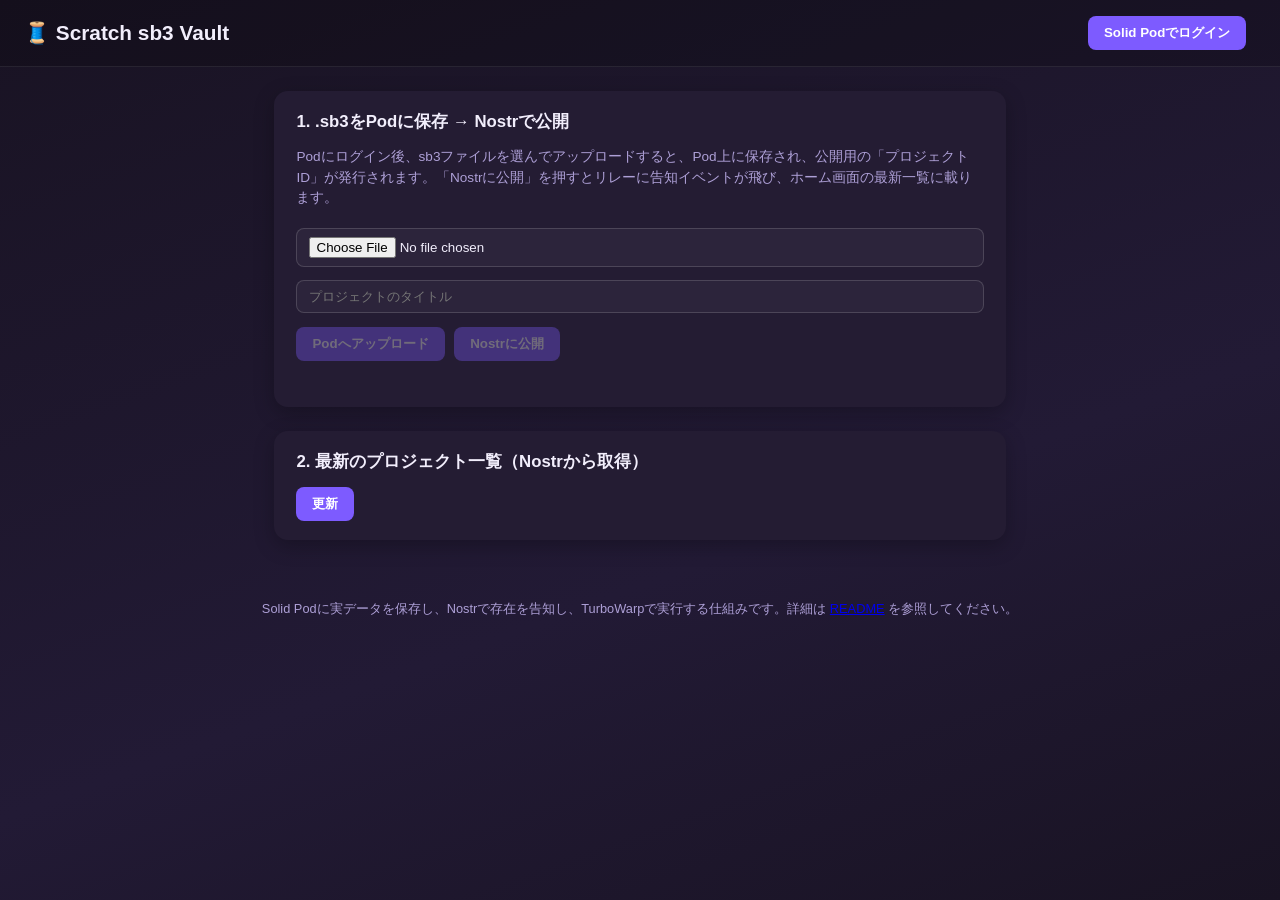
<file: scratch-sb3-vault/index.html>
<!DOCTYPE html>
<html lang="ja">
<head>
<meta charset="UTF-8">
<meta name="viewport" content="width=device-width, initial-scale=1.0">
<title>Scratch sb3 Vault — Solid × Nostr × TurboWarp</title>
<link rel="stylesheet" href="./style.css">
<script>
  // GitHub Pages SPA 404トリック (rafgraph/spa-github-pages 方式)
  // 404.htmlで "?/実際のパス" にエンコードされたURLを、本来の形に戻す
  (function (l) {
    if (l.search[1] === "/") {
      var decoded = l.search
        .slice(1)
        .split("&")
        .map(function (s) {
          return s.replace(/~and~/g, "&");
        })
        .join("?");
      history.replaceState(
        null,
        null,
        l.pathname.slice(0, -1) + decoded + l.hash
      );
    }
  })(window.location);
</script>
</head>
<body>
  <header class="topbar">
    <h1>🧵 Scratch sb3 Vault</h1>
    <div id="authArea" class="authArea">
      <button id="loginBtn">Solid Podでログイン</button>
      <span id="whoami" class="whoami"></span>
    </div>
  </header>

  <main>
    <section class="panel" id="uploadPanel">
      <h2>1. .sb3をPodに保存 → Nostrで公開</h2>
      <p class="hint">Podにログイン後、sb3ファイルを選んでアップロードすると、Pod上に保存され、公開用の「プロジェクトID」が発行されます。「Nostrに公開」を押すとリレーに告知イベントが飛び、ホーム画面の最新一覧に載ります。</p>
      <input type="file" id="fileInput" accept=".sb3">
      <input type="text" id="titleInput" placeholder="プロジェクトのタイトル">
      <div class="row">
        <button id="uploadBtn" disabled>Podへアップロード</button>
        <button id="publishBtn" disabled>Nostrに公開</button>
      </div>
      <div id="uploadStatus" class="status"></div>
    </section>

    <section class="panel" id="playerPanel" hidden>
      <h2 id="playerTitle">再生中</h2>
      <div class="tw-frame-wrap">
        <iframe id="twFrame" class="tw-frame" allow="autoplay; fullscreen" allowfullscreen></iframe>
      </div>
      <p class="hint">Project ID: <code id="playerId"></code></p>
      <button id="closePlayer">閉じる</button>
    </section>

    <section class="panel">
      <h2>2. 最新のプロジェクト一覧（Nostrから取得）</h2>
      <div class="row">
        <button id="refreshBtn">更新</button>
        <span id="relayStatus" class="hint"></span>
      </div>
      <ul id="projectList" class="projectList"></ul>
    </section>
  </main>

  <footer class="foot">
    <p>Solid Podに実データを保存し、Nostrで存在を告知し、TurboWarpで実行する仕組みです。詳細は <a href="./README.md">README</a> を参照してください。</p>
  </footer>

  <script type="module" src="./app.js"></script>
</body>
</html>
</file>
<file: scratch-sb3-vault/style.css>
:root {
  --bg: #191323;
  --panel: #241c33;
  --accent: #ff8b3d;
  --accent2: #7d5bff;
  --text: #f2eefc;
  --muted: #ad9fd6;
}

* { box-sizing: border-box; }

body {
  margin: 0;
  font-family: "Segoe UI", "Hiragino Kaku Gothic ProN", sans-serif;
  background: linear-gradient(160deg, #191323, #221a35 60%, #191323);
  color: var(--text);
  min-height: 100vh;
}

.topbar {
  display: flex;
  justify-content: space-between;
  align-items: center;
  padding: 1rem 1.5rem;
  background: rgba(0,0,0,0.2);
  border-bottom: 1px solid rgba(255,255,255,0.08);
}

.topbar h1 { margin: 0; font-size: 1.3rem; }

.authArea { display: flex; align-items: center; gap: .6rem; }

.whoami { font-size: .85rem; color: var(--muted); }

main {
  max-width: 780px;
  margin: 0 auto;
  padding: 1.5rem;
  display: flex;
  flex-direction: column;
  gap: 1.5rem;
}

.panel {
  background: var(--panel);
  border-radius: 14px;
  padding: 1.2rem 1.4rem;
  box-shadow: 0 6px 20px rgba(0,0,0,0.25);
}

.panel h2 { margin-top: 0; font-size: 1.05rem; }

.hint { color: var(--muted); font-size: .85rem; line-height: 1.5; }

input[type="text"], input[type="file"] {
  width: 100%;
  padding: .5rem .7rem;
  margin: .4rem 0;
  border-radius: 8px;
  border: 1px solid rgba(255,255,255,0.15);
  background: rgba(255,255,255,0.04);
  color: var(--text);
}

button {
  padding: .5rem 1rem;
  border-radius: 8px;
  border: none;
  background: var(--accent2);
  color: white;
  font-weight: 600;
  cursor: pointer;
  transition: opacity .15s;
}

button:hover { opacity: .85; }
button:disabled { opacity: .35; cursor: not-allowed; }

.row { display: flex; gap: .6rem; align-items: center; flex-wrap: wrap; margin-top: .5rem; }

.status { margin-top: .6rem; font-size: .85rem; color: var(--accent); min-height: 1.2em; }

.projectList { list-style: none; margin: 0; padding: 0; display: flex; flex-direction: column; gap: .6rem; }

.projectList li {
  background: rgba(255,255,255,0.04);
  border-radius: 10px;
  padding: .7rem .9rem;
  display: flex;
  justify-content: space-between;
  align-items: center;
  gap: .8rem;
}

.projectList .meta { display: flex; flex-direction: column; gap: .2rem; }
.projectList .meta b { font-size: .95rem; }
.projectList .meta small { color: var(--muted); }

.tw-frame-wrap {
  aspect-ratio: 480 / 400;
  width: 100%;
  max-width: 500px;
  margin: 0 auto;
}

.tw-frame { width: 100%; height: 100%; border: none; border-radius: 10px; background: #000; }

.foot {
  text-align: center;
  padding: 1.5rem;
  color: var(--muted);
  font-size: .8rem;
}

code {
  background: rgba(255,255,255,0.08);
  padding: .1rem .4rem;
  border-radius: 4px;
}
</file>
